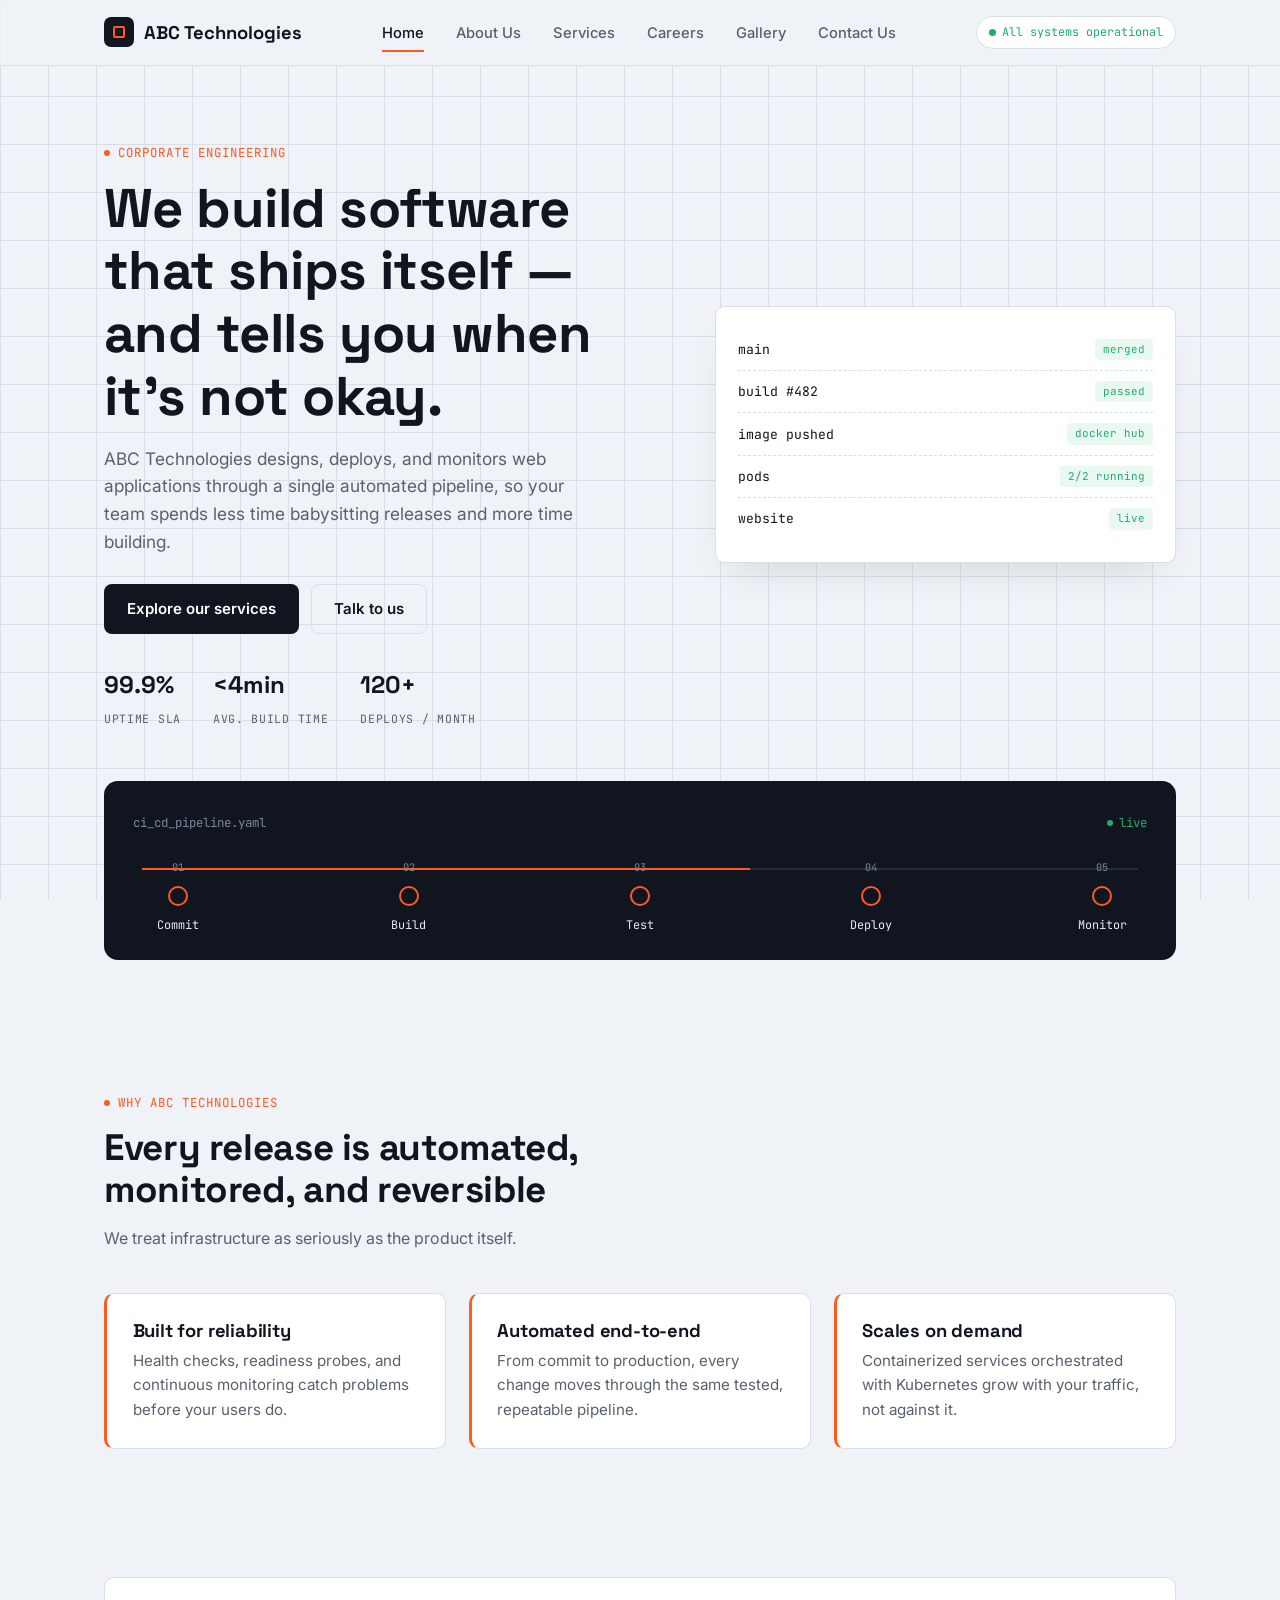
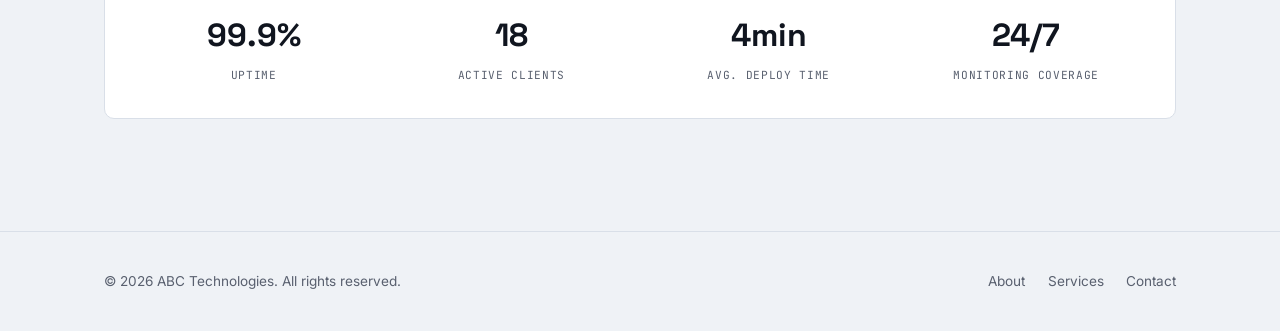
<file: website/index.html>
<!DOCTYPE html>
<html lang="en">
<head>
<meta charset="UTF-8">
<meta name="viewport" content="width=device-width, initial-scale=1.0">
<title>ABC Technologies | Engineering that ships and stays up</title>
<link rel="stylesheet" href="css/style.css">
</head>
<body>

<header class="site-header">
  <nav class="nav">
    <a href="index.html" class="brand"><span class="brand-mark"></span>ABC Technologies</a>
    <ul class="nav-links">
      <li><a href="index.html" class="active">Home</a></li>
      <li><a href="about.html">About Us</a></li>
      <li><a href="services.html">Services</a></li>
      <li><a href="careers.html">Careers</a></li>
      <li><a href="gallery.html">Gallery</a></li>
      <li><a href="contact.html">Contact Us</a></li>
    </ul>
    <span class="status-pill"><span class="dot"></span>All systems operational</span>
    <button class="nav-toggle" aria-label="Toggle menu" aria-expanded="false"><span></span><span></span><span></span></button>
  </nav>
</header>

<main>
  <section class="hero">
    <div class="wrap">
      <div class="hero-grid">
        <div>
          <div class="eyebrow">Corporate Engineering</div>
          <h1>We build software that ships itself — and tells you when it's not okay.</h1>
          <p class="lead">ABC Technologies designs, deploys, and monitors web applications through a single automated pipeline, so your team spends less time babysitting releases and more time building.</p>
          <div class="hero-actions">
            <a href="services.html" class="btn btn-primary">Explore our services</a>
            <a href="contact.html" class="btn btn-ghost">Talk to us</a>
          </div>
          <div class="hero-metrics">
            <div><strong>99.9%</strong><span>Uptime SLA</span></div>
            <div><strong>&lt;4min</strong><span>Avg. build time</span></div>
            <div><strong>120+</strong><span>Deploys / month</span></div>
          </div>
        </div>

        <div class="hero-visual">
          <div class="row"><span>main</span><span class="tag">merged</span></div>
          <div class="row"><span>build #482</span><span class="tag">passed</span></div>
          <div class="row"><span>image pushed</span><span class="tag">docker hub</span></div>
          <div class="row"><span>pods</span><span class="tag">2/2 running</span></div>
          <div class="row"><span>website</span><span class="tag">live</span></div>
        </div>
      </div>

      <div class="pipeline">
        <div class="pipeline-head">
          <span>ci_cd_pipeline.yaml</span>
          <span class="live"><span class="dot"></span>live</span>
        </div>
        <div class="pipeline-track">
          <div class="pipeline-stage">
            <span class="num">01</span>
            <span class="node"></span>
            <span class="label">Commit</span>
          </div>
          <div class="pipeline-stage">
            <span class="num">02</span>
            <span class="node"></span>
            <span class="label">Build</span>
          </div>
          <div class="pipeline-stage">
            <span class="num">03</span>
            <span class="node"></span>
            <span class="label">Test</span>
          </div>
          <div class="pipeline-stage">
            <span class="num">04</span>
            <span class="node"></span>
            <span class="label">Deploy</span>
          </div>
          <div class="pipeline-stage">
            <span class="num">05</span>
            <span class="node"></span>
            <span class="label">Monitor</span>
          </div>
        </div>
      </div>
    </div>
  </section>

  <section class="section">
    <div class="wrap">
      <div class="section-head">
        <div class="eyebrow">Why ABC Technologies</div>
        <h2>Every release is automated, monitored, and reversible</h2>
        <p>We treat infrastructure as seriously as the product itself.</p>
      </div>
      <div class="card-grid">
        <div class="card">
          <h3>Built for reliability</h3>
          <p>Health checks, readiness probes, and continuous monitoring catch problems before your users do.</p>
        </div>
        <div class="card">
          <h3>Automated end-to-end</h3>
          <p>From commit to production, every change moves through the same tested, repeatable pipeline.</p>
        </div>
        <div class="card">
          <h3>Scales on demand</h3>
          <p>Containerized services orchestrated with Kubernetes grow with your traffic, not against it.</p>
        </div>
      </div>
    </div>
  </section>

  <section class="section-tight">
    <div class="wrap">
      <div class="stat-strip">
        <div><strong>99.9%</strong><span>Uptime</span></div>
        <div><strong>18</strong><span>Active clients</span></div>
        <div><strong>4min</strong><span>Avg. deploy time</span></div>
        <div><strong>24/7</strong><span>Monitoring coverage</span></div>
      </div>
    </div>
  </section>
</main>

<footer>
  <div class="wrap footer-grid">
    <p>&copy; <span id="year"></span> ABC Technologies. All rights reserved.</p>
    <ul class="footer-links">
      <li><a href="about.html">About</a></li>
      <li><a href="services.html">Services</a></li>
      <li><a href="contact.html">Contact</a></li>
    </ul>
  </div>
</footer>

<script src="js/script.js"></script>
</body>
</html>
</file>
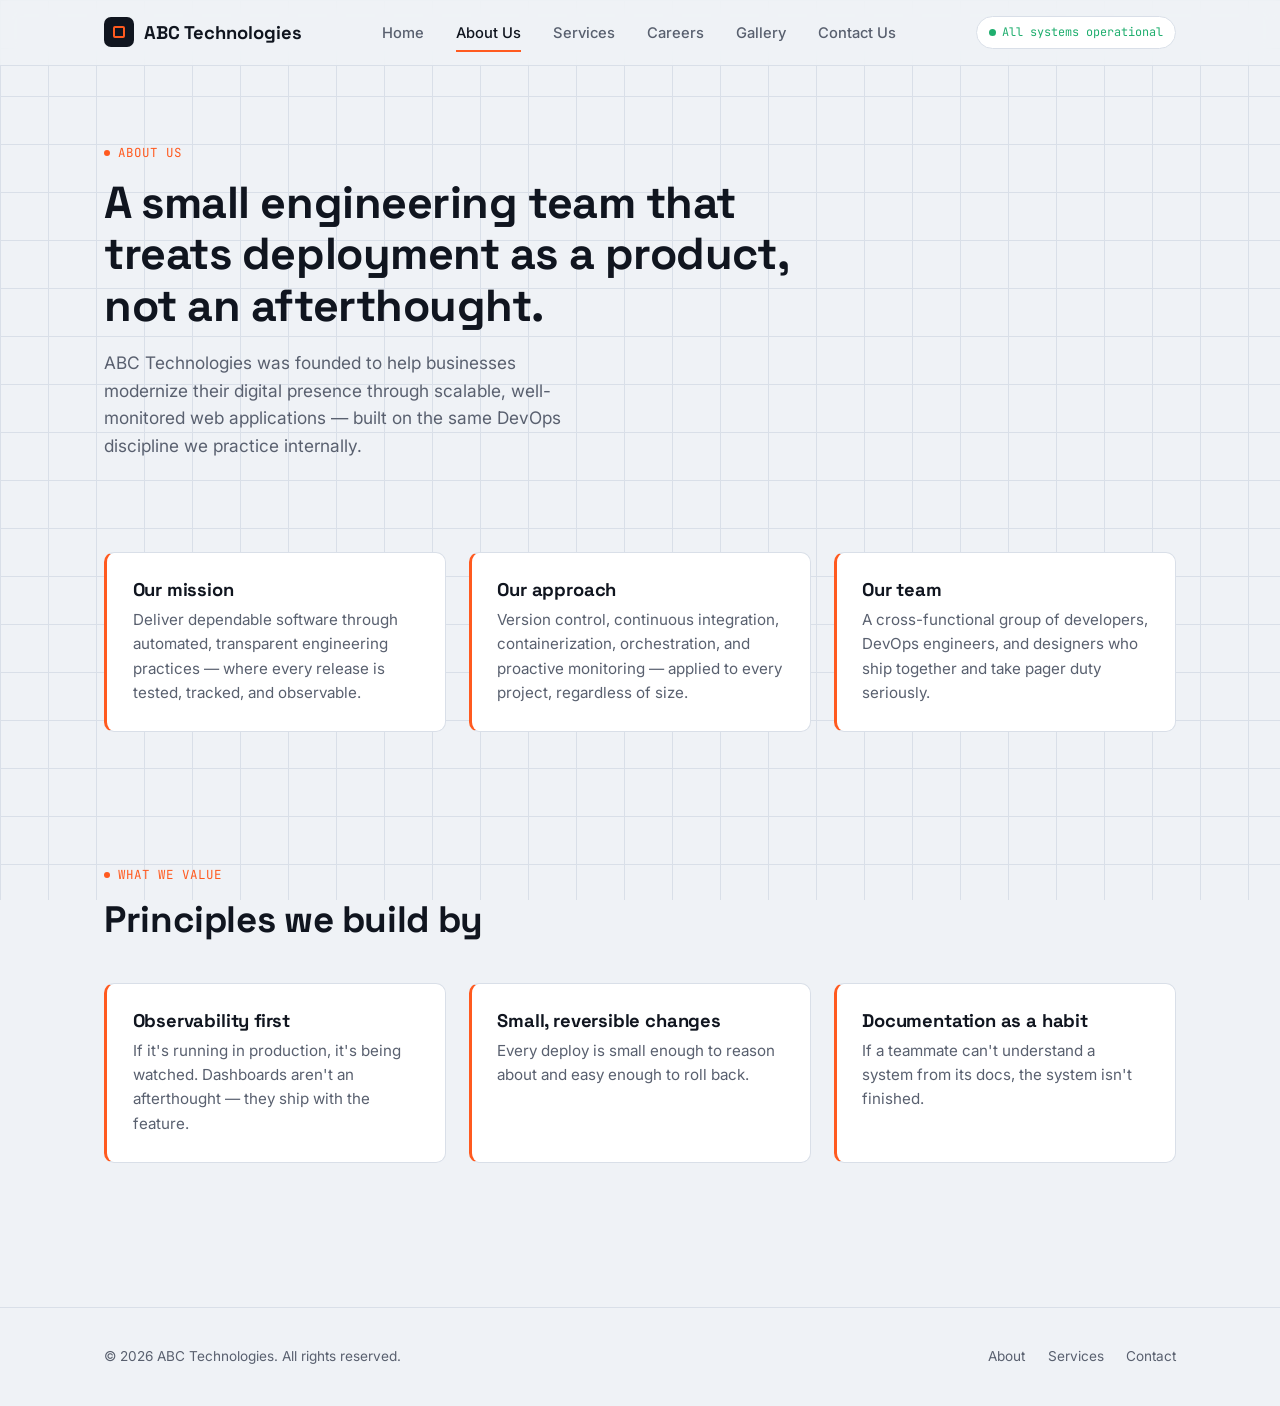
<file: website/about.html>
<!DOCTYPE html>
<html lang="en">
<head>
<meta charset="UTF-8">
<meta name="viewport" content="width=device-width, initial-scale=1.0">
<title>ABC Technologies | About Us</title>
<link rel="stylesheet" href="css/style.css">
</head>
<body>

<header class="site-header">
  <nav class="nav">
    <a href="index.html" class="brand"><span class="brand-mark"></span>ABC Technologies</a>
    <ul class="nav-links">
      <li><a href="index.html">Home</a></li>
      <li><a href="about.html" class="active">About Us</a></li>
      <li><a href="services.html">Services</a></li>
      <li><a href="careers.html">Careers</a></li>
      <li><a href="gallery.html">Gallery</a></li>
      <li><a href="contact.html">Contact Us</a></li>
    </ul>
    <span class="status-pill"><span class="dot"></span>All systems operational</span>
    <button class="nav-toggle" aria-label="Toggle menu" aria-expanded="false"><span></span><span></span><span></span></button>
  </nav>
</header>

<main>
  <section class="hero" style="padding-bottom: 1rem;">
    <div class="wrap">
      <div class="eyebrow">About Us</div>
      <h1 style="font-size: clamp(2rem, 4vw, 2.8rem); max-width: 700px;">A small engineering team that treats deployment as a product, not an afterthought.</h1>
      <p class="lead" style="margin-top: 1rem;">ABC Technologies was founded to help businesses modernize their digital presence through scalable, well-monitored web applications — built on the same DevOps discipline we practice internally.</p>
    </div>
  </section>

  <section class="section-tight">
    <div class="wrap">
      <div class="card-grid">
        <div class="card">
          <h3>Our mission</h3>
          <p>Deliver dependable software through automated, transparent engineering practices — where every release is tested, tracked, and observable.</p>
        </div>
        <div class="card">
          <h3>Our approach</h3>
          <p>Version control, continuous integration, containerization, orchestration, and proactive monitoring — applied to every project, regardless of size.</p>
        </div>
        <div class="card">
          <h3>Our team</h3>
          <p>A cross-functional group of developers, DevOps engineers, and designers who ship together and take pager duty seriously.</p>
        </div>
      </div>
    </div>
  </section>

  <section class="section">
    <div class="wrap">
      <div class="section-head">
        <div class="eyebrow">What we value</div>
        <h2>Principles we build by</h2>
      </div>
      <div class="card-grid">
        <div class="card">
          <h3>Observability first</h3>
          <p>If it's running in production, it's being watched. Dashboards aren't an afterthought — they ship with the feature.</p>
        </div>
        <div class="card">
          <h3>Small, reversible changes</h3>
          <p>Every deploy is small enough to reason about and easy enough to roll back.</p>
        </div>
        <div class="card">
          <h3>Documentation as a habit</h3>
          <p>If a teammate can't understand a system from its docs, the system isn't finished.</p>
        </div>
      </div>
    </div>
  </section>
</main>

<footer>
  <div class="wrap footer-grid">
    <p>&copy; <span id="year"></span> ABC Technologies. All rights reserved.</p>
    <ul class="footer-links">
      <li><a href="about.html">About</a></li>
      <li><a href="services.html">Services</a></li>
      <li><a href="contact.html">Contact</a></li>
    </ul>
  </div>
</footer>

<script src="js/script.js"></script>
</body>
</html>
</file>
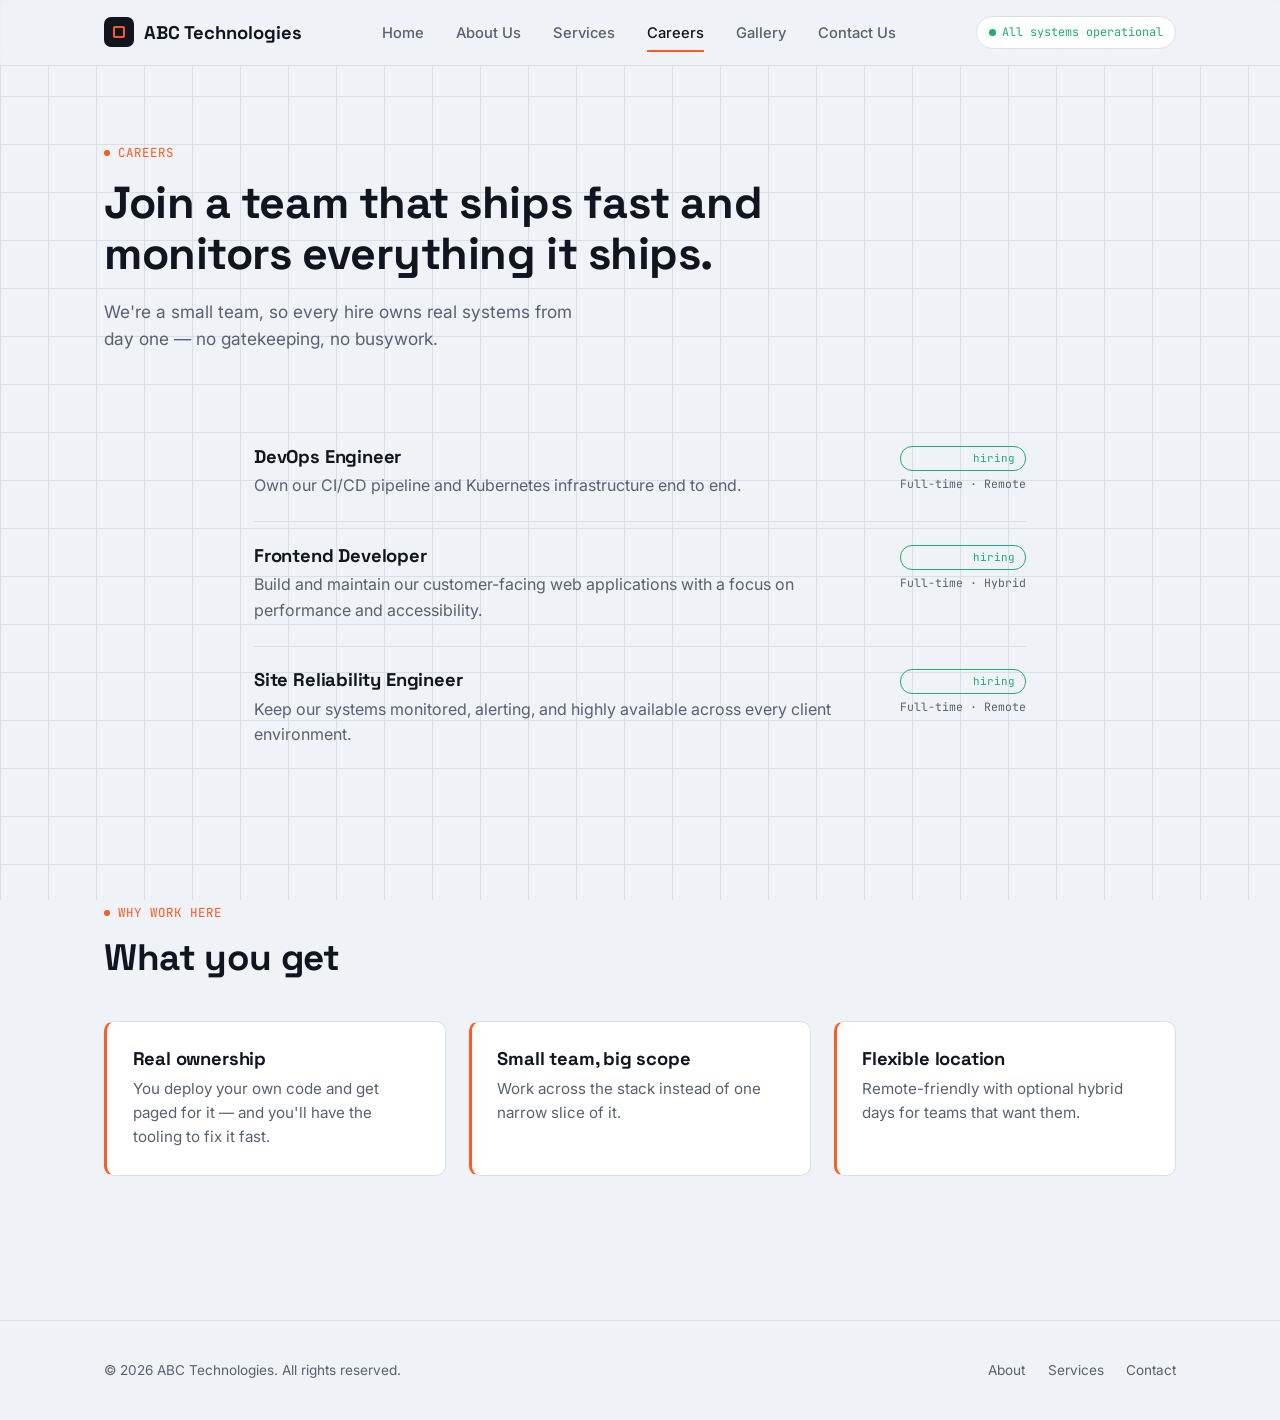
<file: website/careers.html>
<!DOCTYPE html>
<html lang="en">
<head>
<meta charset="UTF-8">
<meta name="viewport" content="width=device-width, initial-scale=1.0">
<title>ABC Technologies | Careers</title>
<link rel="stylesheet" href="css/style.css">
</head>
<body>

<header class="site-header">
  <nav class="nav">
    <a href="index.html" class="brand"><span class="brand-mark"></span>ABC Technologies</a>
    <ul class="nav-links">
      <li><a href="index.html">Home</a></li>
      <li><a href="about.html">About Us</a></li>
      <li><a href="services.html">Services</a></li>
      <li><a href="careers.html" class="active">Careers</a></li>
      <li><a href="gallery.html">Gallery</a></li>
      <li><a href="contact.html">Contact Us</a></li>
    </ul>
    <span class="status-pill"><span class="dot"></span>All systems operational</span>
    <button class="nav-toggle" aria-label="Toggle menu" aria-expanded="false"><span></span><span></span><span></span></button>
  </nav>
</header>

<main>
  <section class="hero" style="padding-bottom: 1rem;">
    <div class="wrap">
      <div class="eyebrow">Careers</div>
      <h1 style="font-size: clamp(2rem, 4vw, 2.8rem); max-width: 700px;">Join a team that ships fast and monitors everything it ships.</h1>
      <p class="lead" style="margin-top: 1rem;">We're a small team, so every hire owns real systems from day one — no gatekeeping, no busywork.</p>
    </div>
  </section>

  <section class="section-tight">
    <div class="wrap" style="max-width: 820px;">

      <div class="status-row">
        <div>
          <h3>DevOps Engineer</h3>
          <p>Own our CI/CD pipeline and Kubernetes infrastructure end to end.</p>
        </div>
        <div style="text-align:right;">
          <div class="tag-ok">hiring</div>
          <div class="meta">Full-time · Remote</div>
        </div>
      </div>

      <div class="status-row">
        <div>
          <h3>Frontend Developer</h3>
          <p>Build and maintain our customer-facing web applications with a focus on performance and accessibility.</p>
        </div>
        <div style="text-align:right;">
          <div class="tag-ok">hiring</div>
          <div class="meta">Full-time · Hybrid</div>
        </div>
      </div>

      <div class="status-row">
        <div>
          <h3>Site Reliability Engineer</h3>
          <p>Keep our systems monitored, alerting, and highly available across every client environment.</p>
        </div>
        <div style="text-align:right;">
          <div class="tag-ok">hiring</div>
          <div class="meta">Full-time · Remote</div>
        </div>
      </div>

    </div>
  </section>

  <section class="section">
    <div class="wrap">
      <div class="section-head">
        <div class="eyebrow">Why work here</div>
        <h2>What you get</h2>
      </div>
      <div class="card-grid">
        <div class="card"><h3>Real ownership</h3><p>You deploy your own code and get paged for it — and you'll have the tooling to fix it fast.</p></div>
        <div class="card"><h3>Small team, big scope</h3><p>Work across the stack instead of one narrow slice of it.</p></div>
        <div class="card"><h3>Flexible location</h3><p>Remote-friendly with optional hybrid days for teams that want them.</p></div>
      </div>
    </div>
  </section>
</main>

<footer>
  <div class="wrap footer-grid">
    <p>&copy; <span id="year"></span> ABC Technologies. All rights reserved.</p>
    <ul class="footer-links">
      <li><a href="about.html">About</a></li>
      <li><a href="services.html">Services</a></li>
      <li><a href="contact.html">Contact</a></li>
    </ul>
  </div>
</footer>

<script src="js/script.js"></script>
</body>
</html>
</file>
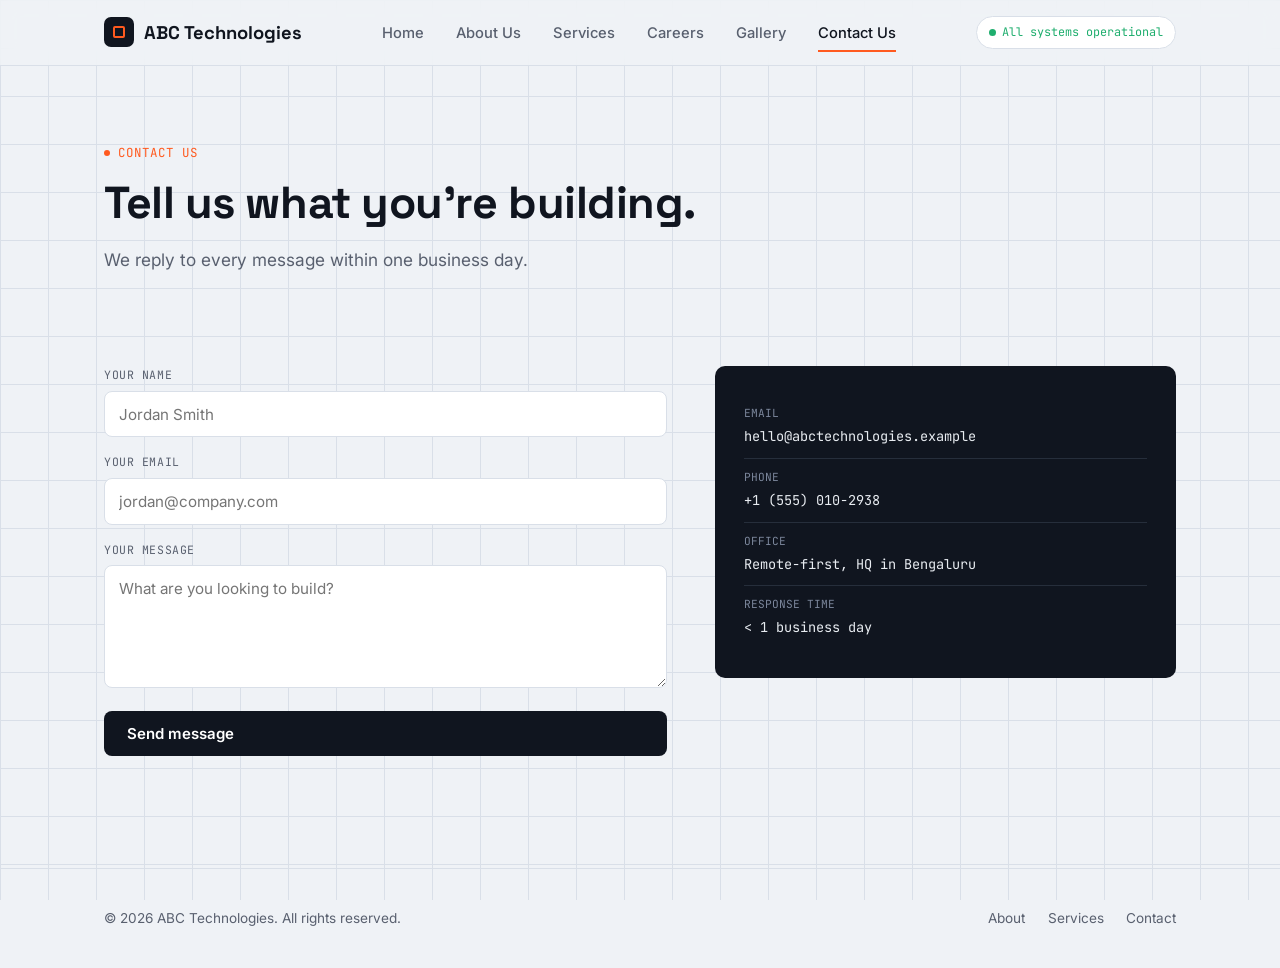
<file: website/contact.html>
<!DOCTYPE html>
<html lang="en">
<head>
<meta charset="UTF-8">
<meta name="viewport" content="width=device-width, initial-scale=1.0">
<title>ABC Technologies | Contact Us</title>
<link rel="stylesheet" href="css/style.css">
</head>
<body>

<header class="site-header">
  <nav class="nav">
    <a href="index.html" class="brand"><span class="brand-mark"></span>ABC Technologies</a>
    <ul class="nav-links">
      <li><a href="index.html">Home</a></li>
      <li><a href="about.html">About Us</a></li>
      <li><a href="services.html">Services</a></li>
      <li><a href="careers.html">Careers</a></li>
      <li><a href="gallery.html">Gallery</a></li>
      <li><a href="contact.html" class="active">Contact Us</a></li>
    </ul>
    <span class="status-pill"><span class="dot"></span>All systems operational</span>
    <button class="nav-toggle" aria-label="Toggle menu" aria-expanded="false"><span></span><span></span><span></span></button>
  </nav>
</header>

<main>
  <section class="hero" style="padding-bottom: 1rem;">
    <div class="wrap">
      <div class="eyebrow">Contact Us</div>
      <h1 style="font-size: clamp(2rem, 4vw, 2.8rem); max-width: 700px;">Tell us what you're building.</h1>
      <p class="lead" style="margin-top: 1rem;">We reply to every message within one business day.</p>
    </div>
  </section>

  <section class="section-tight">
    <div class="wrap">
      <div class="form-grid">
        <form id="contact-form">
          <div class="field">
            <label for="name">Your name</label>
            <input type="text" id="name" placeholder="Jordan Smith" required>
          </div>
          <div class="field">
            <label for="email">Your email</label>
            <input type="email" id="email" placeholder="jordan@company.com" required>
          </div>
          <div class="field">
            <label for="message">Your message</label>
            <textarea id="message" rows="5" placeholder="What are you looking to build?" required></textarea>
          </div>
          <button type="submit" class="btn btn-primary">Send message</button>
          <div id="form-status" class="form-status"></div>
        </form>

        <div class="contact-info">
          <div class="row"><div class="k">Email</div><div>hello@abctechnologies.example</div></div>
          <div class="row"><div class="k">Phone</div><div>+1 (555) 010-2938</div></div>
          <div class="row"><div class="k">Office</div><div>Remote-first, HQ in Bengaluru</div></div>
          <div class="row"><div class="k">Response time</div><div>&lt; 1 business day</div></div>
        </div>
      </div>
    </div>
  </section>
</main>

<footer>
  <div class="wrap footer-grid">
    <p>&copy; <span id="year"></span> ABC Technologies. All rights reserved.</p>
    <ul class="footer-links">
      <li><a href="about.html">About</a></li>
      <li><a href="services.html">Services</a></li>
      <li><a href="contact.html">Contact</a></li>
    </ul>
  </div>
</footer>

<script src="js/script.js"></script>
</body>
</html>
</file>
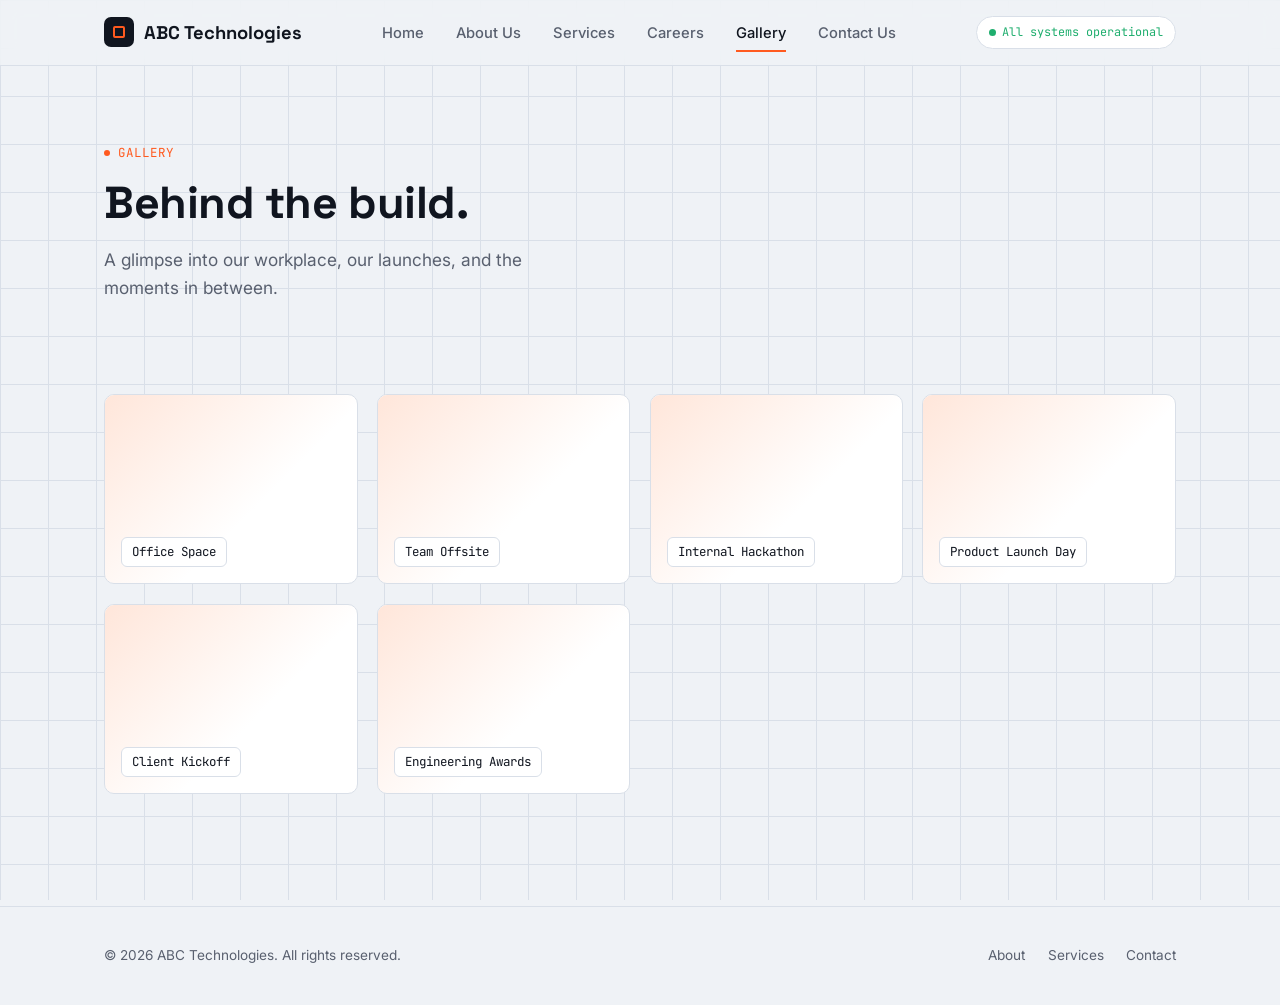
<file: website/gallery.html>
<!DOCTYPE html>
<html lang="en">
<head>
<meta charset="UTF-8">
<meta name="viewport" content="width=device-width, initial-scale=1.0">
<title>ABC Technologies | Gallery</title>
<link rel="stylesheet" href="css/style.css">
</head>
<body>

<header class="site-header">
  <nav class="nav">
    <a href="index.html" class="brand"><span class="brand-mark"></span>ABC Technologies</a>
    <ul class="nav-links">
      <li><a href="index.html">Home</a></li>
      <li><a href="about.html">About Us</a></li>
      <li><a href="services.html">Services</a></li>
      <li><a href="careers.html">Careers</a></li>
      <li><a href="gallery.html" class="active">Gallery</a></li>
      <li><a href="contact.html">Contact Us</a></li>
    </ul>
    <span class="status-pill"><span class="dot"></span>All systems operational</span>
    <button class="nav-toggle" aria-label="Toggle menu" aria-expanded="false"><span></span><span></span><span></span></button>
  </nav>
</header>

<main>
  <section class="hero" style="padding-bottom: 1rem;">
    <div class="wrap">
      <div class="eyebrow">Gallery</div>
      <h1 style="font-size: clamp(2rem, 4vw, 2.8rem); max-width: 700px;">Behind the build.</h1>
      <p class="lead" style="margin-top: 1rem;">A glimpse into our workplace, our launches, and the moments in between.</p>
    </div>
  </section>

  <section class="section-tight">
    <div class="wrap">
      <div class="tile-grid">
        <div class="tile"><span>Office Space</span></div>
        <div class="tile"><span>Team Offsite</span></div>
        <div class="tile"><span>Internal Hackathon</span></div>
        <div class="tile"><span>Product Launch Day</span></div>
        <div class="tile"><span>Client Kickoff</span></div>
        <div class="tile"><span>Engineering Awards</span></div>
      </div>
    </div>
  </section>
</main>

<footer>
  <div class="wrap footer-grid">
    <p>&copy; <span id="year"></span> ABC Technologies. All rights reserved.</p>
    <ul class="footer-links">
      <li><a href="about.html">About</a></li>
      <li><a href="services.html">Services</a></li>
      <li><a href="contact.html">Contact</a></li>
    </ul>
  </div>
</footer>

<script src="js/script.js"></script>
</body>
</html>
</file>
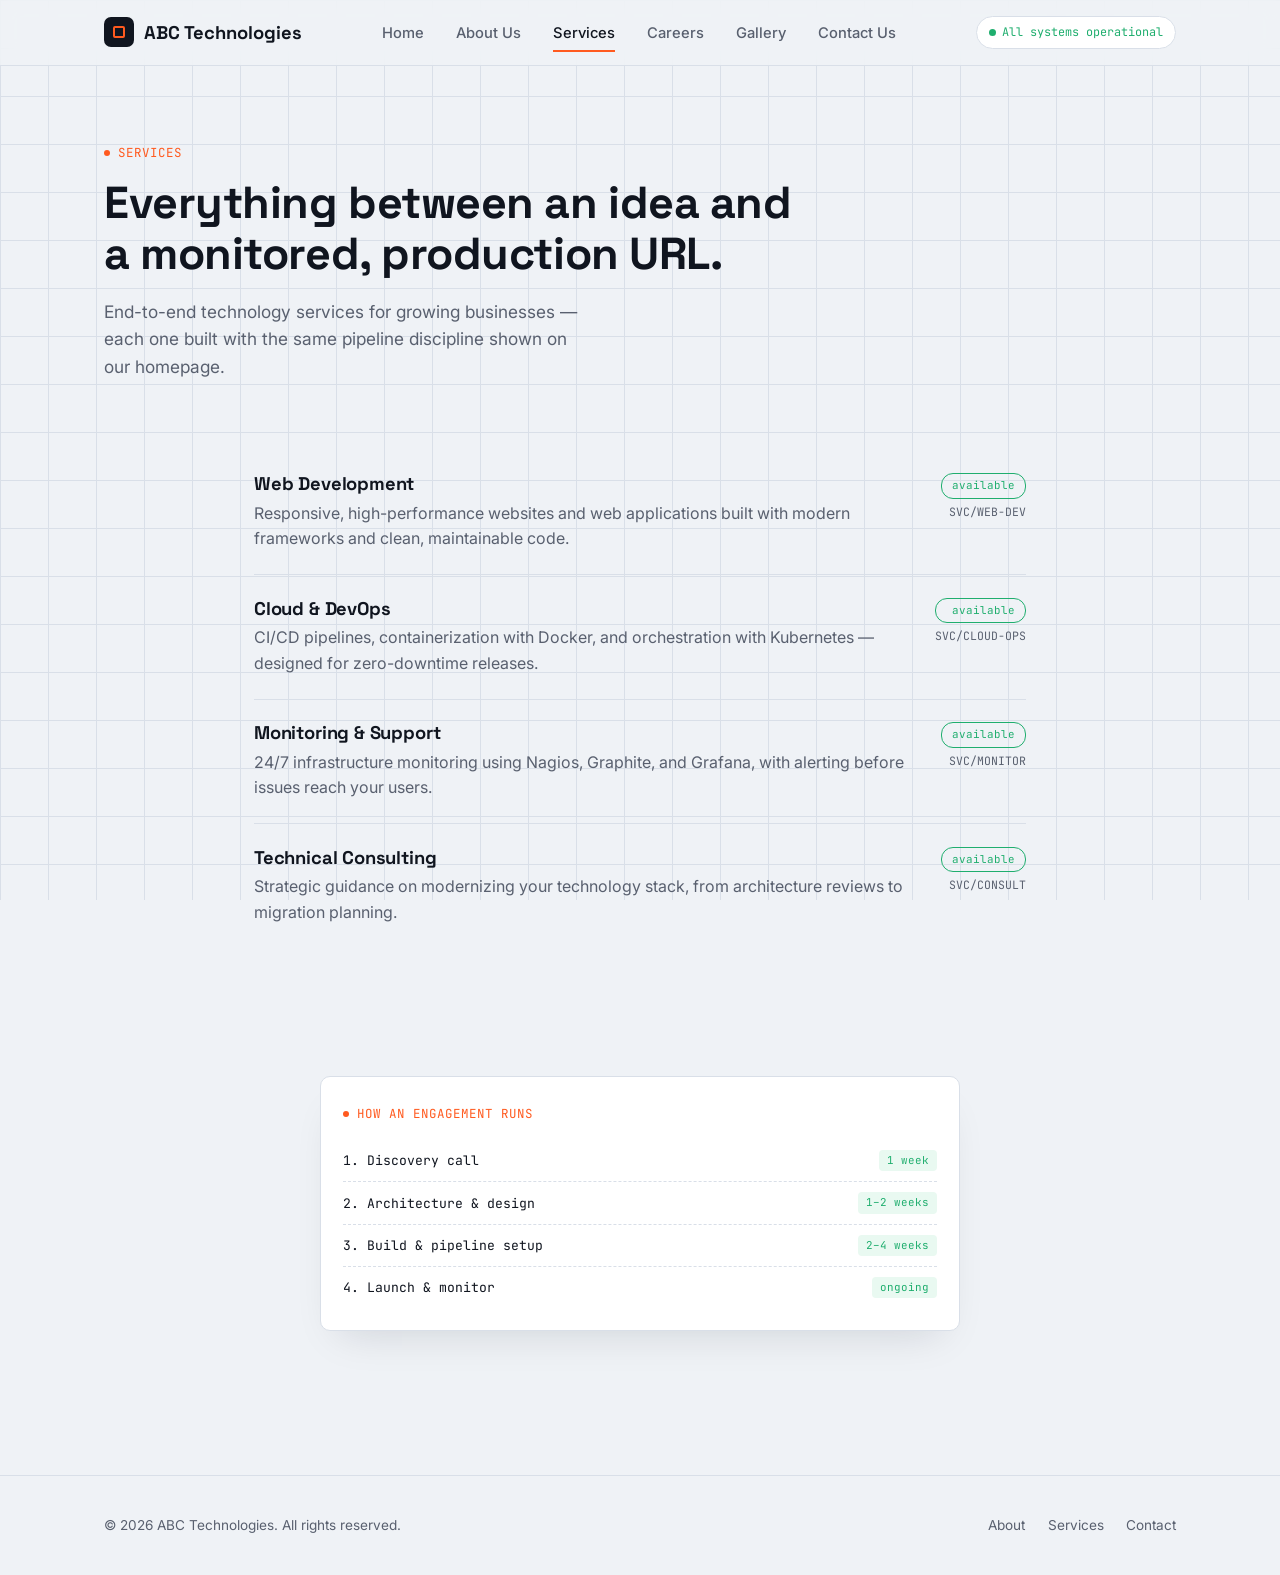
<file: website/services.html>
<!DOCTYPE html>
<html lang="en">
<head>
<meta charset="UTF-8">
<meta name="viewport" content="width=device-width, initial-scale=1.0">
<title>ABC Technologies | Services</title>
<link rel="stylesheet" href="css/style.css">
</head>
<body>

<header class="site-header">
  <nav class="nav">
    <a href="index.html" class="brand"><span class="brand-mark"></span>ABC Technologies</a>
    <ul class="nav-links">
      <li><a href="index.html">Home</a></li>
      <li><a href="about.html">About Us</a></li>
      <li><a href="services.html" class="active">Services</a></li>
      <li><a href="careers.html">Careers</a></li>
      <li><a href="gallery.html">Gallery</a></li>
      <li><a href="contact.html">Contact Us</a></li>
    </ul>
    <span class="status-pill"><span class="dot"></span>All systems operational</span>
    <button class="nav-toggle" aria-label="Toggle menu" aria-expanded="false"><span></span><span></span><span></span></button>
  </nav>
</header>

<main>
  <section class="hero" style="padding-bottom: 1rem;">
    <div class="wrap">
      <div class="eyebrow">Services</div>
      <h1 style="font-size: clamp(2rem, 4vw, 2.8rem); max-width: 700px;">Everything between an idea and a monitored, production URL.</h1>
      <p class="lead" style="margin-top: 1rem;">End-to-end technology services for growing businesses — each one built with the same pipeline discipline shown on our homepage.</p>
    </div>
  </section>

  <section class="section-tight">
    <div class="wrap" style="max-width: 820px;">

      <div class="status-row">
        <div>
          <h3>Web Development</h3>
          <p>Responsive, high-performance websites and web applications built with modern frameworks and clean, maintainable code.</p>
        </div>
        <div style="text-align:right;">
          <div class="tag-ok">available</div>
          <div class="meta">SVC/WEB-DEV</div>
        </div>
      </div>

      <div class="status-row">
        <div>
          <h3>Cloud &amp; DevOps</h3>
          <p>CI/CD pipelines, containerization with Docker, and orchestration with Kubernetes — designed for zero-downtime releases.</p>
        </div>
        <div style="text-align:right;">
          <div class="tag-ok">available</div>
          <div class="meta">SVC/CLOUD-OPS</div>
        </div>
      </div>

      <div class="status-row">
        <div>
          <h3>Monitoring &amp; Support</h3>
          <p>24/7 infrastructure monitoring using Nagios, Graphite, and Grafana, with alerting before issues reach your users.</p>
        </div>
        <div style="text-align:right;">
          <div class="tag-ok">available</div>
          <div class="meta">SVC/MONITOR</div>
        </div>
      </div>

      <div class="status-row">
        <div>
          <h3>Technical Consulting</h3>
          <p>Strategic guidance on modernizing your technology stack, from architecture reviews to migration planning.</p>
        </div>
        <div style="text-align:right;">
          <div class="tag-ok">available</div>
          <div class="meta">SVC/CONSULT</div>
        </div>
      </div>

    </div>
  </section>

  <section class="section">
    <div class="wrap">
      <div class="hero-visual" style="max-width: 640px; margin: 0 auto;">
        <div class="eyebrow" style="margin-bottom: 1rem;">How an engagement runs</div>
        <div class="row"><span>1. Discovery call</span><span class="tag">1 week</span></div>
        <div class="row"><span>2. Architecture &amp; design</span><span class="tag">1–2 weeks</span></div>
        <div class="row"><span>3. Build &amp; pipeline setup</span><span class="tag">2–4 weeks</span></div>
        <div class="row"><span>4. Launch &amp; monitor</span><span class="tag">ongoing</span></div>
      </div>
    </div>
  </section>
</main>

<footer>
  <div class="wrap footer-grid">
    <p>&copy; <span id="year"></span> ABC Technologies. All rights reserved.</p>
    <ul class="footer-links">
      <li><a href="about.html">About</a></li>
      <li><a href="services.html">Services</a></li>
      <li><a href="contact.html">Contact</a></li>
    </ul>
  </div>
</footer>

<script src="js/script.js"></script>
</body>
</html>
</file>
<file: website/css/style.css>
/* =========================================================
   ABC Technologies — Design Tokens
   Direction: light "engineering blueprint" surface, hairline
   grid, warm signal-orange accent, dark embedded terminal
   panel as the signature motif (the CI/CD pipeline strip).
   ========================================================= */

@import url('https://fonts.googleapis.com/css2?family=Space+Grotesk:wght@500;600;700&family=Inter:wght@400;500;600&family=JetBrains+Mono:wght@400;500&display=swap');

:root {
  /* color */
  --bg: #EFF2F6;
  --panel: #FFFFFF;
  --ink: #10151F;
  --ink-muted: #59606F;
  --line: #D9DFE8;
  --signal: #FF5A1F;
  --signal-soft: #FFE6DA;
  --ok: #1FAE6E;
  --code-bg: #10151F;
  --code-line: #262E3B;
  --code-text: #E8ECF1;
  --code-muted: #7C879C;

  /* type */
  --font-display: 'Space Grotesk', sans-serif;
  --font-body: 'Inter', sans-serif;
  --font-mono: 'JetBrains Mono', monospace;

  /* layout */
  --maxw: 1120px;
  --radius: 10px;
}

* { box-sizing: border-box; margin: 0; padding: 0; }

html { scroll-behavior: smooth; }

body {
  font-family: var(--font-body);
  background: var(--bg);
  color: var(--ink);
  line-height: 1.6;
  background-image:
    linear-gradient(var(--line) 1px, transparent 1px),
    linear-gradient(90deg, var(--line) 1px, transparent 1px);
  background-size: 48px 48px;
  background-attachment: fixed;
}

a { color: inherit; }
img, svg { display: block; max-width: 100%; }

:focus-visible {
  outline: 2px solid var(--signal);
  outline-offset: 3px;
}

.wrap { max-width: var(--maxw); margin: 0 auto; padding: 0 24px; }

.eyebrow {
  font-family: var(--font-mono);
  font-size: 0.78rem;
  letter-spacing: 0.08em;
  text-transform: uppercase;
  color: var(--signal);
  display: inline-flex;
  align-items: center;
  gap: 8px;
  margin-bottom: 14px;
}
.eyebrow::before {
  content: '';
  width: 6px; height: 6px;
  background: var(--signal);
  border-radius: 50%;
}

h1, h2, h3 {
  font-family: var(--font-display);
  font-weight: 700;
  color: var(--ink);
  letter-spacing: -0.01em;
  line-height: 1.15;
}

h2 { font-size: clamp(1.7rem, 3vw, 2.3rem); margin-bottom: 0.9rem; }
h3 { font-size: 1.15rem; margin-bottom: 0.4rem; }

p { color: var(--ink-muted); }

.section { padding: 5rem 0; }
.section-tight { padding: 3rem 0; }
.section-head { max-width: 640px; margin-bottom: 2.6rem; }

/* ---------- Navigation ---------- */

.site-header {
  position: sticky;
  top: 0;
  z-index: 100;
  background: rgba(239, 242, 246, 0.85);
  backdrop-filter: blur(10px);
  border-bottom: 1px solid var(--line);
}

.nav {
  display: flex;
  align-items: center;
  justify-content: space-between;
  padding: 16px 24px;
  max-width: var(--maxw);
  margin: 0 auto;
}

.brand {
  display: flex;
  align-items: center;
  gap: 10px;
  font-family: var(--font-display);
  font-weight: 700;
  font-size: 1.15rem;
  text-decoration: none;
  color: var(--ink);
}

.brand-mark {
  width: 30px; height: 30px;
  background: var(--ink);
  border-radius: 7px;
  position: relative;
  flex-shrink: 0;
}
.brand-mark::after {
  content: '';
  position: absolute;
  inset: 9px;
  border: 2px solid var(--signal);
  border-radius: 2px;
}

.nav-links {
  display: flex;
  align-items: center;
  gap: 2rem;
  list-style: none;
}

.nav-links a {
  text-decoration: none;
  font-size: 0.92rem;
  font-weight: 500;
  color: var(--ink-muted);
  position: relative;
  padding: 4px 0;
}

.nav-links a:hover { color: var(--ink); }

.nav-links a.active { color: var(--ink); }
.nav-links a.active::after {
  content: '';
  position: absolute;
  left: 0; right: 0; bottom: -6px;
  height: 2px;
  background: var(--signal);
}

.status-pill {
  font-family: var(--font-mono);
  font-size: 0.74rem;
  color: var(--ok);
  display: flex;
  align-items: center;
  gap: 6px;
  border: 1px solid var(--line);
  background: var(--panel);
  padding: 6px 12px;
  border-radius: 20px;
  white-space: nowrap;
}
.status-pill .dot {
  width: 7px; height: 7px;
  border-radius: 50%;
  background: var(--ok);
  animation: pulse 2s infinite;
}

@keyframes pulse {
  0%, 100% { box-shadow: 0 0 0 0 rgba(31,174,110,0.5); }
  50% { box-shadow: 0 0 0 4px rgba(31,174,110,0); }
}

.nav-toggle {
  display: none;
  flex-direction: column;
  gap: 5px;
  background: none;
  border: none;
  cursor: pointer;
  padding: 6px;
}
.nav-toggle span { width: 22px; height: 2px; background: var(--ink); }

/* ---------- Buttons ---------- */

.btn {
  display: inline-flex;
  align-items: center;
  gap: 8px;
  font-family: var(--font-body);
  font-weight: 600;
  font-size: 0.94rem;
  padding: 12px 22px;
  border-radius: 8px;
  text-decoration: none;
  cursor: pointer;
  border: 1px solid transparent;
  transition: transform 0.15s ease, background 0.15s ease;
}
.btn:hover { transform: translateY(-1px); }

.btn-primary { background: var(--ink); color: #fff; }
.btn-primary:hover { background: var(--signal); }

.btn-ghost { background: transparent; color: var(--ink); border-color: var(--line); }
.btn-ghost:hover { border-color: var(--ink); }

/* ---------- Hero ---------- */

.hero {
  padding: 4.5rem 0 3rem;
}

.hero-grid {
  display: grid;
  grid-template-columns: 1.1fr 0.9fr;
  gap: 3rem;
  align-items: center;
}

.hero h1 {
  font-size: clamp(2.2rem, 5vw, 3.4rem);
  margin-bottom: 1.1rem;
}

.hero p.lead {
  font-size: 1.08rem;
  max-width: 480px;
  margin-bottom: 1.8rem;
}

.hero-actions { display: flex; gap: 12px; flex-wrap: wrap; margin-bottom: 2rem; }

.hero-metrics {
  display: flex;
  gap: 2rem;
  font-family: var(--font-mono);
}
.hero-metrics div strong {
  display: block;
  font-family: var(--font-display);
  font-size: 1.5rem;
  color: var(--ink);
}
.hero-metrics div span {
  font-size: 0.72rem;
  color: var(--ink-muted);
  text-transform: uppercase;
  letter-spacing: 0.06em;
}

/* Hero visual: a small stylized "deploy card" */
.hero-visual {
  background: var(--panel);
  border: 1px solid var(--line);
  border-radius: var(--radius);
  padding: 22px;
  box-shadow: 0 20px 40px -20px rgba(16,21,31,0.15);
}
.hero-visual .row {
  display: flex;
  justify-content: space-between;
  align-items: center;
  padding: 10px 0;
  border-bottom: 1px dashed var(--line);
  font-family: var(--font-mono);
  font-size: 0.82rem;
}
.hero-visual .row:last-child { border-bottom: none; }
.hero-visual .row .tag {
  padding: 2px 8px;
  border-radius: 4px;
  font-size: 0.68rem;
  background: #E9F9F1;
  color: var(--ok);
}

/* ---------- Pipeline strip (signature element) ---------- */

.pipeline {
  background: var(--code-bg);
  border-radius: 14px;
  padding: 2rem 1.8rem 1.6rem;
  margin-top: 3.2rem;
  overflow-x: auto;
}

.pipeline-head {
  display: flex;
  justify-content: space-between;
  align-items: center;
  margin-bottom: 1.6rem;
  font-family: var(--font-mono);
  color: var(--code-muted);
  font-size: 0.78rem;
}
.pipeline-head .live {
  color: var(--ok);
  display: flex;
  align-items: center;
  gap: 6px;
}
.pipeline-head .live .dot {
  width: 6px; height: 6px; border-radius: 50%; background: var(--ok);
  animation: pulse 2s infinite;
}

.pipeline-track {
  position: relative;
  display: flex;
  justify-content: space-between;
  min-width: 560px;
}

.pipeline-track::before {
  content: '';
  position: absolute;
  top: 9px;
  left: 9px;
  right: 9px;
  height: 2px;
  background: var(--code-line);
}

.pipeline-track::after {
  content: '';
  position: absolute;
  top: 9px;
  left: 9px;
  height: 2px;
  width: 60%;
  background: var(--signal);
  animation: travel 6s ease-in-out infinite;
}

@keyframes travel {
  0% { width: 3%; }
  50% { width: 96%; }
  100% { width: 3%; }
}

.pipeline-stage {
  position: relative;
  z-index: 1;
  display: flex;
  flex-direction: column;
  align-items: center;
  gap: 10px;
  width: 90px;
}

.pipeline-stage .node {
  width: 20px; height: 20px;
  border-radius: 50%;
  background: var(--code-bg);
  border: 2px solid var(--signal);
}

.pipeline-stage .label {
  font-family: var(--font-mono);
  font-size: 0.74rem;
  color: var(--code-text);
  text-align: center;
}

.pipeline-stage .num {
  font-family: var(--font-mono);
  font-size: 0.65rem;
  color: var(--code-muted);
}

@media (prefers-reduced-motion: reduce) {
  .pipeline-track::after,
  .status-pill .dot,
  .pipeline-head .live .dot { animation: none; }
}

/* ---------- Cards / grids ---------- */

.card-grid {
  display: grid;
  grid-template-columns: repeat(auto-fit, minmax(250px, 1fr));
  gap: 1.4rem;
}

.card {
  background: var(--panel);
  border: 1px solid var(--line);
  border-radius: var(--radius);
  padding: 1.6rem;
  border-left: 3px solid var(--signal);
}

.card h3 { margin-bottom: 0.5rem; }
.card p { font-size: 0.95rem; margin-bottom: 0; }

/* status-row style cards used on services page */
.status-row {
  display: flex;
  justify-content: space-between;
  align-items: flex-start;
  gap: 1.5rem;
  padding: 1.4rem 0;
  border-bottom: 1px solid var(--line);
}
.status-row:first-child { padding-top: 0; }
.status-row:last-child { border-bottom: none; }

.status-row .meta {
  font-family: var(--font-mono);
  font-size: 0.72rem;
  color: var(--ink-muted);
  white-space: nowrap;
  padding-top: 4px;
}

.status-row .tag-ok {
  font-family: var(--font-mono);
  font-size: 0.68rem;
  color: var(--ok);
  border: 1px solid var(--ok);
  border-radius: 12px;
  padding: 3px 10px;
  white-space: nowrap;
}

/* stat strip */
.stat-strip {
  display: grid;
  grid-template-columns: repeat(4, 1fr);
  gap: 1.5rem;
  background: var(--panel);
  border: 1px solid var(--line);
  border-radius: var(--radius);
  padding: 2rem;
}
.stat-strip div { text-align: center; }
.stat-strip strong {
  display: block;
  font-family: var(--font-display);
  font-size: 2rem;
  color: var(--ink);
}
.stat-strip span {
  font-family: var(--font-mono);
  font-size: 0.7rem;
  text-transform: uppercase;
  letter-spacing: 0.06em;
  color: var(--ink-muted);
}

/* value / gallery tiles */
.tile-grid {
  display: grid;
  grid-template-columns: repeat(auto-fit, minmax(220px, 1fr));
  gap: 1.2rem;
}
.tile {
  aspect-ratio: 4/3;
  border-radius: var(--radius);
  border: 1px solid var(--line);
  background: var(--panel);
  position: relative;
  overflow: hidden;
  display: flex;
  align-items: flex-end;
  padding: 1rem;
}
.tile::before {
  content: '';
  position: absolute;
  inset: 0;
  background: linear-gradient(135deg, var(--signal-soft), transparent 60%);
}
.tile span {
  position: relative;
  font-family: var(--font-mono);
  font-size: 0.78rem;
  color: var(--ink);
  background: var(--panel);
  padding: 4px 10px;
  border-radius: 6px;
  border: 1px solid var(--line);
}

/* ---------- Forms ---------- */

.form-grid {
  display: grid;
  grid-template-columns: 1.1fr 0.9fr;
  gap: 3rem;
  align-items: start;
}

form { display: flex; flex-direction: column; gap: 1rem; }

.field label {
  display: block;
  font-family: var(--font-mono);
  font-size: 0.72rem;
  text-transform: uppercase;
  letter-spacing: 0.05em;
  color: var(--ink-muted);
  margin-bottom: 6px;
}

form input, form textarea {
  width: 100%;
  padding: 0.8rem 0.9rem;
  border: 1px solid var(--line);
  border-radius: 8px;
  font-size: 0.95rem;
  font-family: var(--font-body);
  background: var(--panel);
}
form input:focus, form textarea:focus {
  outline: none;
  border-color: var(--signal);
}

.contact-info {
  background: var(--code-bg);
  color: var(--code-text);
  border-radius: var(--radius);
  padding: 1.8rem;
  font-family: var(--font-mono);
  font-size: 0.85rem;
}
.contact-info .row { padding: 10px 0; border-bottom: 1px solid var(--code-line); }
.contact-info .row:last-child { border-bottom: none; }
.contact-info .row .k { color: var(--code-muted); font-size: 0.7rem; text-transform: uppercase; margin-bottom: 3px; }

.form-status {
  display: none;
  font-family: var(--font-mono);
  font-size: 0.85rem;
  color: var(--ok);
  border: 1px solid var(--ok);
  border-radius: 8px;
  padding: 10px 14px;
  margin-top: 0.4rem;
}
.form-status.visible { display: block; }

/* ---------- Footer ---------- */

footer {
  border-top: 1px solid var(--line);
  padding: 2.4rem 0;
  margin-top: 4rem;
}
.footer-grid {
  display: flex;
  justify-content: space-between;
  align-items: center;
  flex-wrap: wrap;
  gap: 1rem;
}
.footer-grid p { font-size: 0.85rem; margin: 0; }
.footer-links { display: flex; gap: 1.4rem; list-style: none; font-size: 0.85rem; }
.footer-links a { text-decoration: none; color: var(--ink-muted); }
.footer-links a:hover { color: var(--ink); }

/* ---------- Responsive ---------- */

@media (max-width: 860px) {
  .hero-grid, .form-grid { grid-template-columns: 1fr; }
  .stat-strip { grid-template-columns: repeat(2, 1fr); }
}

@media (max-width: 700px) {
  .nav-links {
    position: absolute;
    top: 100%; left: 0; right: 0;
    background: var(--bg);
    border-bottom: 1px solid var(--line);
    flex-direction: column;
    align-items: flex-start;
    padding: 1rem 24px 1.5rem;
    gap: 1rem;
    display: none;
  }
  .nav-links.open { display: flex; }
  .nav-toggle { display: flex; }
  .status-pill { display: none; }
  .stat-strip { grid-template-columns: 1fr 1fr; }
  .section { padding: 3rem 0; }
}
</file>
